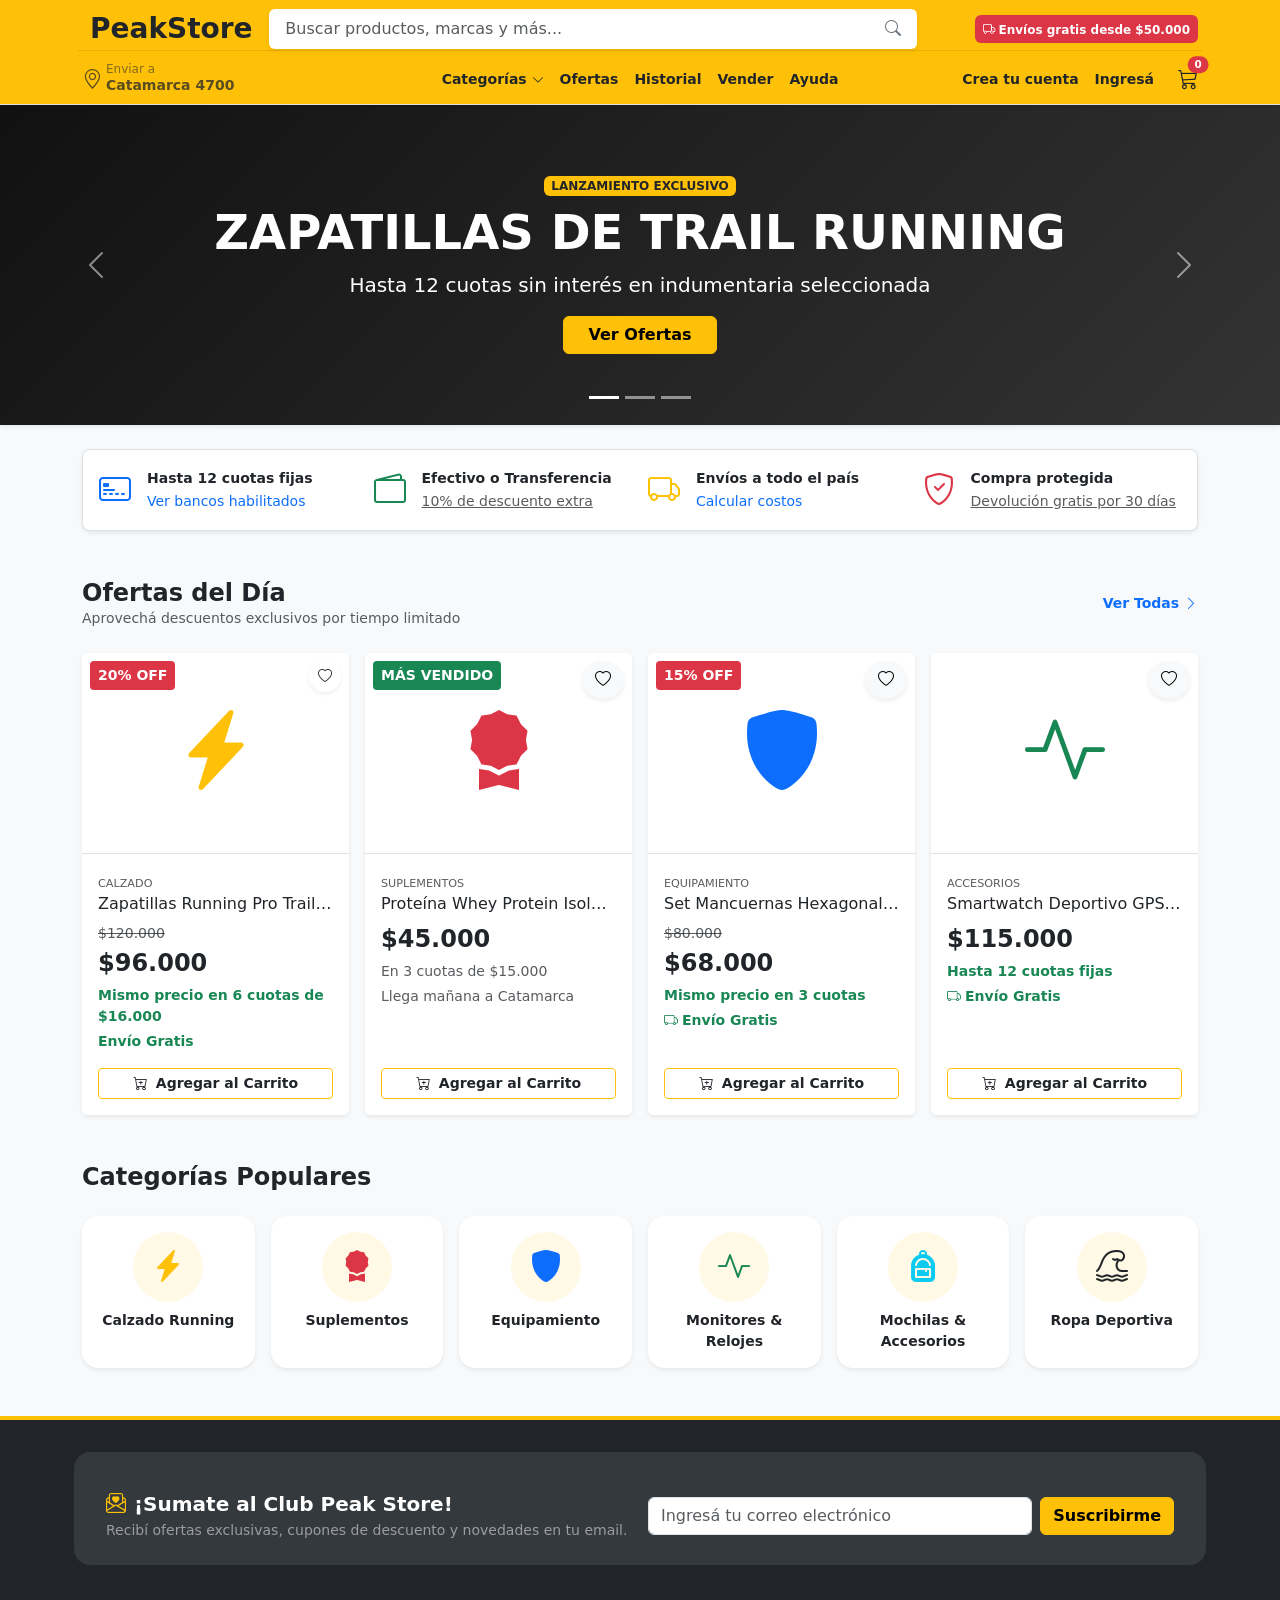
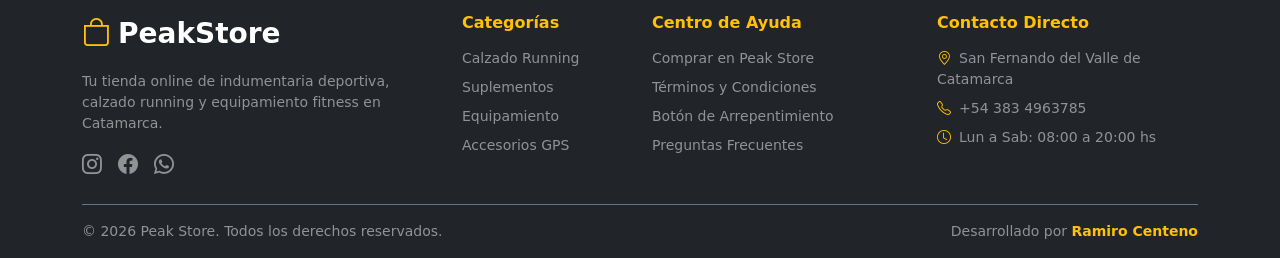
<file: index.html>
<!DOCTYPE html>
<html lang="es">

<head>
    <meta charset="UTF-8">
    <meta name="viewport" content="width=device-width, initial-scale=1.0">
    <title>Peak Store | Tienda Online Oficial</title>
    <meta name="description"
        content="Tu tienda online de indumentaria deportiva, zapatillas de running, suplementos y equipamiento fitness en Catamarca.">
    <meta name="author" content="Ramiro Centeno">

    <!-- Bootstrap 5 CSS CDN -->
    <link href="https://cdn.jsdelivr.net/npm/bootstrap@5.3.3/dist/css/bootstrap.min.css" rel="stylesheet">
    <!-- Bootstrap Icons CDN -->
    <link rel="stylesheet" href="https://cdn.jsdelivr.net/npm/bootstrap-icons@1.11.3/font/bootstrap-icons.min.css">
    <!-- Estilos Propios -->
    <link rel="stylesheet" href="css/style.css">
</head>

<body class="bg-light">
    <!-- HEADER / ESTILO ECOMMERCE -->
    <header class="bg-warning py-2 border-bottom shadow-sm sticky-top">
        <div class="container">

            <!-- FILA SUPERIOR: LOGO, BUSCADOR, PROMO -->
            <div class="row align-items-center g-2 mb-2">

                <!-- logo -->
                <div class="col-6 col-md-3 col-lg-2">
                    <a class="navbar-brand fw-bold fs-3 text-dark d-flex align-items-center gap-2" href="index.html">
                        <i class="bi bi-bag-bolt-fill text-danger"></i> PeakStore
                    </a>
                </div>

                <!-- buscador principal -->
                <div class="col-12 col-md-6 col-lg-7 order-3 order-md-2">
                    <form action="#" class="w-100">
                        <div class="input-group shadow-sm">
                            <input type="text" class="form-control border-0 py-2 ps-3"
                                placeholder="Buscar productos, marcas y más..." aria-label="Buscador de productos">
                            <button class="btn btn-white bg-white border-0 text-secondary pe-3" type="submit"
                                aria-label="Buscar">
                                <i class="bi bi-search"></i>
                            </button>
                        </div>
                    </form>
                </div>

                <!-- Promo / Envíos -->
                <div class="col-6 col-md-3 col-lg-3 order-2 order-md-3 text-end d-none d-md-block">
                    <span class="badge bg-danger text-whait p-2 small">
                        <i class="bi bi-truck me-1"></i>Envíos gratis desde $50.000
                    </span>
                </div>
            </div>

            <!-- FILA INFERIOR: UBICACIÓN, NAVEGACIÓN Y CARRITO -->
            <div class="row align-items-center g-2 pt-1 border-top border-dark border-opacity-10 small">

                <!-- Ubicación / Código Postal -->
                <div class="col-12 col-md-3 col-lg-3">
                    <a href="#"
                        class="text-dark text-decoration-none d-flex align-items-center gap-1 opacity-75 hover-opacity-100">
                        <i class="bi bi-geo-alt fs-5"></i>
                        <div>
                            <span class="d-block lh-1 text-muted" style="font-size: 0.75rem;">Enviar a</span>
                            <strong class="lh-1">Catamarca 4700</strong>
                        </div>
                    </a>
                </div>

                <!-- Menú de Navegación -->
                <div class="col-12 col-md-6 col-lg-6">
                    <nav
                        class="d-flex gap-3 flex-wrap align-items-center justify-content-start justify-content-md-center fw-semibold">
                        <a href="#" class="text-dark text-decoration-none hover-danger">Categorías <i
                                class="bi bi-chevron-down small"></i></a>
                        <a href="#" class="text-dark text-decoration-none hover-danger">Ofertas</a>
                        <a href="#" class="text-dark text-decoration-none hover-danger">Historial</a>
                        <a href="#" class="text-dark text-decoration-none hover-danger">Vender</a>
                        <a href="#" class="text-dark text-decoration-none hover-danger">Ayuda</a>
                    </nav>
                </div>

                <!-- Usuario y Carrito -->
                <div class="col-12 col-md-3 col-lg-3 text-end d-flex align-items-center justify-content-end gap-3">
                    <a href="#" class="text-dark text-decoration-none fw-semibold">Crea tu cuenta</a>
                    <a href="#" class="text-dark text-decoration-none fw-semibold">Ingresá</a>

                    <!-- Botón de Carrito con Contador -->
                    <a href="#" class="text-dark text-decoration-none fs-5 position-relative ms-2"
                        aria-label="Carrito de Compras">
                        <i class="bi bi-cart3"></i>
                        <span class="position-absolute top-0 start-100 translate-middle badge rounded-pill bg-danger"
                            style="font-size: 0.65rem;">0</span>
                    </a>
                </div>

            </div>

        </div>
    </header>

    <!-- MAIN CONTENIDO PRINCIPAL DE LA TIENDA -->
    <main class="mb-5">

        <!-- 1. CARRUSEL PRINCIPAL DE BANNERS -->
        <section class="container-fluid px-0 mb-4">
            <div id="carouselPrincipal" class="carousel slide shadow-sm" data-bs-ride="carousel">
                <div class="carousel-indicators">
                    <button type="button" data-bs-target="#carouselPrincipal" data-bs-slide-to="0" class="active"
                        aria-current="true" aria-label="Slide 1"></button>
                    <button type="button" data-bs-target="#carouselPrincipal" data-bs-slide-to="1"
                        aria-label="Slide 2"></button>
                    <button type="button" data-bs-target="#carouselPrincipal" data-bs-slide-to="2"
                        aria-label="Slide 3"></button>
                </div>

                <div class="carousel-inner">
                    <!-- Banner 1 -->
                    <div class="carousel-item active">
                        <div class="p-5 bg-dark text-white text-center d-flex flex-column align-items-center justify-content-center"
                            style="min-height: 320px; background: linear-gradient(135deg, #111 0%, #333 100%);">
                            <span class="badge bg-warning text-dark text-uppercase fw-bold mb-2">Lanzamiento
                                Exclusivo</span>
                            <h2 class="display-5 fw-bold text-uppercase text-white">Zapatillas de Trail Running</h2>
                            <p class="lead mb-3">Hasta 12 cuotas sin interés en indumentaria seleccionada</p>
                            <a href="#" class="btn btn-warning fw-bold px-4">Ver Ofertas</a>
                        </div>
                    </div>
                    <!-- Banner 2 -->
                    <div class="carousel-item">
                        <div class="p-5 bg-danger text-white text-center d-flex flex-column align-items-center justify-content-center"
                            style="min-height: 320px; background: linear-gradient(135deg, #800 0%, #d00 100%);">
                            <span class="badge bg-warning text-dark text-uppercase fw-bold mb-2">Equipamiento
                                Fitness</span>
                            <h2 class="display-5 fw-bold text-uppercase text-white">Racks & Mancuernas Pro</h2>
                            <p class="lead mb-3">Envío gratis a todo el país en compras superiores a $50.000</p>
                            <a href="#" class="btn btn-warning fw-bold px-4">Comprar Ahora</a>
                        </div>
                    </div>
                    <!-- Banner 3 -->
                    <div class="carousel-item">
                        <div class="p-5 bg-black text-white text-center d-flex flex-column align-items-center justify-content-center"
                            style="min-height: 320px;">
                            <span class="badge bg-warning text-dark text-uppercase fw-bold mb-2">Suplementación</span>
                            <h2 class="display-5 fw-bold text-uppercase text-white">Combos de Nutrición</h2>
                            <p class="lead mb-3">Proteínas, creatinas y geles al mejor precio del mercado</p>
                            <a href="#" class="btn btn-warning fw-bold px-4">Conocer Más</a>
                        </div>
                    </div>

                </div>

                <button class="carousel-control-prev" type="button" data-bs-target="#carouselPrincipal"
                    data-bs-slide="prev">
                    <span class="carousel-control-prev-icon" aria-hidden="true"></span>
                    <span class="visually-hidden">Anterior</span>
                </button>
                <button class="carousel-control-next" type="button" data-bs-target="#carouselPrincipal"
                    data-bs-slide="next">
                    <span class="carousel-control-next-icon" aria-hidden="true"></span>
                    <span class="visually-hidden">Siguiente</span>
                </button>
            </div>
        </section>


        <!-- BARRA DE BENEFICIOS / MÉTODOS DE PAGO -->

        <section class="container">
            <div class="p-3 bg-white rounded-3 shadow-sm border">
                <div class="row g-3 text-center text-md-start align-items-center">
                    <!-- Beneficio 1 -->
                    <div class="col-12 col-md-3 border-end-md">
                        <div class="d-flex align-items-center justify-content-center justify-content-md-start gap-3">
                            <i class="bi bi-credit-card-2-front text-primary fs-2"></i>
                            <div>
                                <strong class="d-block text-dark small">Hasta 12 cuotas fijas</strong>
                                <a href="#" class="text-primary small text-decoration-none">Ver bancos habilitados</a>
                            </div>
                        </div>
                    </div>
                    <!-- Beneficio 2 -->
                    <div class="col-12 col-md-3 border-end-md">
                        <div class="d-flex align-items-center justify-content-center justify-content-md-start gap-3">
                            <i class="bi bi-wallet2 text-success fs-2"></i>
                            <div>
                                <strong class="d-block text-dark small">Efectivo o Transferencia</strong>
                                <a href="#" class="text-muted small">10% de descuento extra</a>
                            </div>
                        </div>
                    </div>
                    <!-- Beneficio 3 -->
                    <div class="col-12 col-md-3 border-end-md">
                        <div class="d-flex align-items-center justify-content-center justify-content-md-start gap-3">
                            <i class="bi bi-truck text-warning fs-2"></i>
                            <div>
                                <strong class="d-block text-dark small">Envíos a todo el país</strong>
                                <a href="#" class="text-primary small text-decoration-none">Calcular costos</a>
                            </div>
                        </div>
                    </div>
                    <!-- Beneficio 4 -->
                    <div class="col-12 col-md-3">
                        <div class="d-flex align-items-center justify-content-center justify-content-md-start gap-3">
                            <i class="bi bi-shield-check text-danger fs-2"></i>
                            <div>
                                <strong class="d-block text-dark small">Compra protegida</strong>
                                <a href="#" class="text-muted small">Devolución gratis por 30 días</a>
                            </div>
                        </div>
                    </div>
                </div>
            </div>
        </section>

        <!-- 3. GRILLA DE OFERTAS DESTACADAS -->
        <section class="container my-5">

            <!-- Encabezado de la Sección -->
            <div class="d-flex align-items-center justify-content-between mb-4">
                <div>
                    <h3 class="h4 fw-bold mb-0 text-dark">Ofertas del Día</h3>
                    <p class="text-muted small mb-0">Aprovechá descuentos exclusivos por tiempo limitado</p>
                </div>
                <a href="#" class="text-primary text-decoration-none fw-semibold small">Ver Todas <i
                        class="bi bi-chevron-right"></i></a>
            </div>

            <!-- Grilla Responsive de Productos -->
            <div class="row g-3">

                <!-- Producto 1 -->
                <div class="col-12 col-sm-6 col-md-4 col-lg-3">
                    <article class="card h-100 border-0 shadow-sm position-relative product-card overflow-hidden">

                        <!-- Badge Descuento & Botón Favorito -->
                        <span
                            class="position-absolute top-0 start-0 bg-danger text-white px-2 py-1 small fw-bold m-2 rounded-1 z-1">20%
                            OFF</span>
                        <button type="button"
                            class="btn btn-sm bt-light rounded-circle position-absolute top-0 end-0 m-2 shadow-sm z-1"
                            aria-label="Agregar a Favoritos">
                            <i class="bi bi-heart"></i>
                        </button>

                        <!-- Contenedor Imagen -->
                        <div class="bg-white p-4 text-center d-flex align-items-center justify-content-center"
                            style="height: 200px;">
                            <i class="bi bi-lightning-charge-fill text-warning display-1"></i>
                        </div>

                        <!-- Detalle del Producto -->
                        <div class="card-body d-flex flex-column justify-content-between border-top bg-white">
                            <div>
                                <span class="text-muted text-uppercase" style="font-size: 0.7rem;">Calzado</span>
                                <h4 class="h6 card-title text-dark fw-normal mb-2 text-truncate"> <a href="producto.html" class="text-dark text-decoration-none hover-warning">Zapatillas Running Pro
                                    Trail 3000</a></h4>

                                <!-- Precios y Descuentos -->
                                <div class="mb-1">
                                    <span class="text-muted text-decoration-line-through small">$120.000</span>
                                    <div class="d-flex align-items-center gap-2">
                                        <span class="fs-4 fw-bold text-dark">$96.000</span>
                                    </div>
                                </div>

                                <!-- Cuotas y Envíos -->
                                <p class="text-success small fw-semibold mb-1">Mismo precio en 6 cuotas de $16.000</p>
                                <p class="text-success small fw-bold mb-0">Envío Gratis</p>
                            </div>

                            <!-- Botón Agregar al Carrito -->
                            <button class="btn btn-outline-warning text-dark fw-semibold btn-sm w-100 mt-3">
                                <i class="bi bi-cart-plus me-1"></i> Agregar al Carrito
                            </button>
                        </div>

                    </article>
                </div>

                <!-- Producto 2 -->
                <div class="col-12 col-sm-6 col-md-4 col-lg-3">
                    <article class="card h-100 border-0 shadow-sm position-relative product-card overflow-hidden">
                        <span
                            class="position-absolute top-0 start-0 bg-success text-white px-2 py-1 small fw-bold m-2 rounded-1 z-1">MÁS
                            VENDIDO</span>
                        <button type="button"
                            class="btn btn-light rounded-circle position-absolute top-0 end-0 m-2 shadow-sm z-1"
                            aria-label="Agregar a favoritos">
                            <i class="bi bi-heart"></i>
                        </button>

                        <div class="bg-white p-4 text-center d-flex align-items-center justify-content-center"
                            style="height: 200px;">
                            <i class="bi bi-award-fill text-danger display-1"></i>
                        </div>

                        <div class="card-body d-flex flex-column justify-content-between border-top bg-white">
                            <div>
                                <span class="text-muted text-uppercase" style="font-size: 0.7rem;">Suplementos</span>
                                <h4 class="h6 card-title text-dark fw-normal mb-2 text-truncate">Proteína Whey Protein
                                    Isolate 1kg</h4>

                                <div class="mb-1">
                                    <div class="d-flex align-items-center gap-2">
                                        <span class="fs-4 fw-bold text-dark">$45.000</span>
                                    </div>
                                </div>

                                <p class="text-muted small mb-1">En 3 cuotas de $15.000</p>
                                <p class="text-muted small mb-0">Llega mañana a Catamarca</p>
                            </div>

                            <button class="btn btn-outline-warning text-dark fw-semibold btn-sm w-100 mt-3">
                                <i class="bi bi-cart-plus me-1"></i> Agregar al Carrito
                            </button>
                        </div>
                    </article>
                </div>

                <!-- Producto 3 -->
                <div class="col-12 col-sm-6 col-md-4 col-lg-3">
                    <article class="card h-100 border-0 shadow-sm position-relative product-card overflow-hidden">
                        <span
                            class="position-absolute top-0 start-0 bg-danger text-white px-2 py-1 small fw-bold m-2 rounded-1 z-1">15%
                            OFF</span>
                        <button type="button"
                            class="btn btn-light rounded-circle position-absolute top-0 end-0 m-2 shadow-sm z-1"
                            aria-label="Agregar a favoritos">
                            <i class="bi bi-heart"></i>
                        </button>

                        <div class="bg-white p-4 text-center d-flex align-items-center justify-content-center"
                            style="height: 200px;">
                            <i class="bi bi-shield-fill text-primary display-1"></i>
                        </div>

                        <div class="card-body d-flex flex-column justify-content-between border-top bg-white">
                            <div>
                                <span class="text-muted text-uppercase" style="font-size: 0.7rem;">Equipamiento</span>
                                <h4 class="h6 card-title text-dark fw-normal mb-2 text-truncate">Set Mancuernas
                                    Hexagonales 10kg x2</h4>

                                <div class="mb-1">
                                    <span class="text-muted text-decoration-line-through small">$80.000</span>
                                    <div class="d-flex align-items-center gap-2">
                                        <span class="fs-4 fw-bold text-dark">$68.000</span>
                                    </div>
                                </div>

                                <p class="text-success small fw-semibold mb-1">Mismo precio en 3 cuotas</p>
                                <p class="text-success small fw-bold mb-0"><i class="bi bi-truck me-1"></i>Envío Gratis
                                </p>
                            </div>

                            <button class="btn btn-outline-warning text-dark fw-semibold btn-sm w-100 mt-3">
                                <i class="bi bi-cart-plus me-1"></i> Agregar al Carrito
                            </button>
                        </div>
                    </article>
                </div>

                <!-- Producto 4 -->
                <div class="col-12 col-sm-6 col-md-4 col-lg-3">
                    <article class="card h-100 border-0 shadow-sm position-relative product-card overflow-hidden">
                        <button type="button"
                            class="btn btn-light rounded-circle position-absolute top-0 end-0 m-2 shadow-sm z-1"
                            aria-label="Agregar a favoritos">
                            <i class="bi bi-heart"></i>
                        </button>

                        <div class="bg-white p-4 text-center d-flex align-items-center justify-content-center"
                            style="height: 200px;">
                            <i class="bi bi-activity text-success display-1"></i>
                        </div>

                        <div class="card-body d-flex flex-column justify-content-between border-top bg-white">
                            <div>
                                <span class="text-muted text-uppercase" style="font-size: 0.7rem;">Accesorios</span>
                                <h4 class="h6 card-title text-dark fw-normal mb-2 text-truncate">Smartwatch Deportivo
                                    GPS HeartRate</h4>

                                <div class="mb-1">
                                    <div class="d-flex align-items-center gap-2">
                                        <span class="fs-4 fw-bold text-dark">$115.000</span>
                                    </div>
                                </div>

                                <p class="text-success small fw-semibold mb-1">Hasta 12 cuotas fijas</p>
                                <p class="text-success small fw-bold mb-0"><i class="bi bi-truck me-1"></i>Envío Gratis
                                </p>
                            </div>

                            <button class="btn btn-outline-warning text-dark fw-semibold btn-sm w-100 mt-3">
                                <i class="bi bi-cart-plus me-1"></i> Agregar al Carrito
                            </button>
                        </div>
                    </article>
                </div>


            </div>
        </section>

        <!-- 4. SECCIÓN DE CATEGORIAS POPULARES -->
        <section class="container my-5">
            <h3 class="h4 fw-bold mb-4 text-dark">Categorías Populares</h3>

            <div class="row g-3 text-center justify-content-center">

                <!-- Categoria 1 -->
                <div class="col-6 col-sm-4 col-md-3 col-lg-2">
                    <a href="#"
                        class="text-decoration-none text-dark d-block p-3 bg-white rounded-4 shadow-sm h-100 hover-card">
                        <div class="bg-warning bg-opacity-10 rounded-circle mx-auto d-flex align-items-center justify-content-center mb-2"
                            style="width: 70px; height: 70px;">
                            <i class="bi bi-lightning-charge-fill text-warning fs-2"></i>
                        </div>
                        <span class="fw-semibold small d-block">Calzado Running</span>
                    </a>
                </div>

                <!-- Categoria 2 -->
                <div class="col-6 col-sm-4 col-md-3 col-lg-2">
                    <a href="#"
                        class="text-decoration-none text-dark d-block p-3 bg-white rounded-4 shadow-sm h-100 hover-card">
                        <div class="bg-warning bg-opacity-10 rounded-circle mx-auto d-flex align-items-center justify-content-center mb-2"
                            style="width: 70px; height: 70px;">
                            <i class="bi bi-award-fill text-danger fs-2"></i>
                        </div>
                        <span class="fw-semibold small d-block">Suplementos</span>
                    </a>
                </div>

                <!-- Categoria 3 -->
                <div class="col-6 col-sm-4 col-md-3 col-lg-2">
                    <a href="#"
                        class="text-decoration-none text-dark d-block p-3 bg-white rounded-4 shadow-sm h-100 hover-card">
                        <div class="bg-warning bg-opacity-10 rounded-circle mx-auto d-flex align-items-center justify-content-center mb-2"
                            style="width: 70px; height: 70px;">
                            <i class="bi bi-shield-fill text-primary fs-2"></i>
                        </div>
                        <span class="fw-semibold small d-block">Equipamiento</span>
                    </a>
                </div>

                <!-- Categoria 4 -->
                <div class="col-6 col-sm-4 col-md-3 col-lg-2">
                    <a href="#"
                        class="text-decoration-none text-dark d-block p-3 bg-white rounded-4 shadow-sm h-100 hover-card">
                        <div class="bg-warning bg-opacity-10 rounded-circle mx-auto d-flex align-items-center justify-content-center mb-2"
                            style="width: 70px; height: 70px;">
                            <i class="bi bi-activity text-success fs-2"></i>
                        </div>
                        <span class="fw-semibold small d-block">Monitores & Relojes</span>
                    </a>
                </div>

                <!-- Categoria 5 -->
                <div class="col-6 col-sm-4 col-md-3 col-lg-2">
                    <a href="#"
                        class="text-decoration-none text-dark d-block p-3 bg-white rounded-4 shadow-sm h-100 hover-card">
                        <div class="bg-warning bg-opacity-10 rounded-circle mx-auto d-flex align-items-center justify-content-center mb-2"
                            style="width: 70px; height: 70px;">
                            <i class="bi bi-backpack-fill text-info fs-2"></i>
                        </div>
                        <span class="fw-semibold small d-block">Mochilas & Accesorios</span>
                    </a>
                </div>

                <!-- Categoria 6 -->
                <div class="col-6 col-sm-4 col-md-3 col-lg-2">
                    <a href="#"
                        class="text-decoration-none text-dark d-block p-3 bg-white rounded-4 shadow-sm h-100 hover-card">
                        <div class="bg-warning bg-opacity-10 rounded-circle mx-auto d-flex align-items-center justify-content-center mb-2"
                            style="width: 70px; height: 70px;">
                            <i class="bi bi-tsunami text-dark fs-2"></i>
                        </div>
                        <span class="fw-semibold small d-block">Ropa Deportiva</span>
                    </a>
                </div>

            </div>
        </section>
    </main>

    <!-- FOOTER / PIE DE PAGINA E-COMMERCE -->
    <footer class="bg-dark text-white pt-5 pb-3 border-top border-warning border-4">
        <div class="container">

            <!-- CAPA 1: NEWSLETTER / SUSCRIPCIÓN -->
            <div class="row bg-secondary bg-opacity-25 p-4 rounded-4 align-items-center mb-5 g-3">
                <div class="col-12 col-md-6">
                    <h4 class="h5 fw-bold mb-1"><i class="bi bi-envelope-paper-heart text-warning me-2"></i>¡Sumate al
                        Club Peak Store!</h4>
                    <p class="text-white-50 small mb-0">Recibí ofertas exclusivas, cupones de descuento y novedades en
                        tu email.</p>
                </div>
                <div class="col-12 col-md-6">
                    <form action="#" class="d-flex gap-2">
                        <input type="email" class="form-control" placeholder="Ingresá tu correo electrónico" required
                            aria-label="Correo Electrónico">
                        <button type="submit" class="btn btn-warning fw-bold text-nowrap">Suscribirme</button>
                    </form>
                </div>
            </div>

            <!-- CAPA 2: COLUMNAS DE INFORMACIÓN -->
            <div class="row g-4 mb-4">

                <!-- Columna 1: Marca & Info -->
                <div class="col-12 col-md-4">
                    <a class="navbar-brand fw-bold fs-3 text-white d-flex align-items-center gap-2 mb-3"
                        href="index.html">
                        <i class="bi bi-bag text-warning"></i> PeakStore
                    </a>
                    <p class="text-white-50 small mb-3">Tu tienda online de indumentaria deportiva, calzado running y
                        equipamiento fitness en Catamarca.</p>
                    <div class="d-flex gap-3 fs-5">
                        <a href="#" class="text-white-50 hover-warning" aria-label="Instagram"><i
                                class="bi bi-instagram"></i></a>
                        <a href="#" class="text-white-50 hover-warning" aria-label="Facebook"><i
                                class="bi bi-facebook"></i></a>
                        <a href="#" class="text-white-50 hover-warning" aria-label="WhatsApp"><i
                                class="bi bi-whatsapp"></i></a>
                    </div>
                </div>

                <!-- Columna 2: Navegación -->
                <div class="col-6 col-md-2">
                    <h5 class="h6 fw-bold text-warning mb-3">Categorías</h5>
                    <ul class="list-unstyled small d-flex flex-column gap-2">
                        <li><a href="#" class="text-white-50 text-decoration-none hover-white">Calzado Running</a></li>
                        <li><a href="#" class="text-white-50 text-decoration-none hover-white">Suplementos</a></li>
                        <li><a href="#" class="text-white-50 text-decoration-none hover-white">Equipamiento</a></li>
                        <li><a href="#" class="text-white-50 text-decoration-none hover-white">Accesorios GPS</a></li>
                    </ul>
                </div>

                <!-- Columna 3: Ayuda -->
                <div class="col-6 col-md-3">
                    <h5 class="h6 fw-bold text-warning mb-3">Centro de Ayuda</h5>
                    <ul class="list-unstyled small d-flex flex-column gap-2">
                        <li><a href="#" class="text-white-50 text-decoration-none hover-white">Comprar en Peak Store</a>
                        </li>
                        <li><a href="#" class="text-white-50 text-decoration-none hover-white">Términos y
                                Condiciones</a></li>
                        <li><a href="#" class="text-white-50 text-decoration-none hover-white">Botón de
                                Arrepentimiento</a></li>
                        <li><a href="#" class="text-white-50 text-decoration-none hover-white">Preguntas Frecuentes</a>
                        </li>
                    </ul>
                </div>

                <!-- Columna 4: Contacto -->
                <div class="col-12 col-md-3">
                    <h5 class="h6 fw-bold text-warning mb-3">Contacto Directo</h5>
                    <ul class="list-unstyled small d-flex flex-column gap-2 text-white-50">
                        <li><i class="bi bi-geo-alt text-warning me-2"></i>San Fernando del Valle de Catamarca</li>
                        <li><i class="bi bi-telephone text-warning me-2"></i>+54 383 4963785</li>
                        <li><i class="bi bi-clock text-warning me-2"></i>Lun a Sab: 08:00 a 20:00 hs</li>
                    </ul>
                </div>
            </div>

            <!-- CAPA 3: COPYRIGHT & LEGALES -->
            <div
                class="border-top border-secondary pt-3 mt-4 text-center text-md-between d-flex flex-column flex-md-row justify-content-between align-items-center gap-2 small text-white-50">
                <p class="mb-0">&copy; 2026 Peak Store. Todos los derechos reservados.</p>
                <p class="mb-0">Desarrollado por <strong class="text-warning">Ramiro Centeno</strong></p>
            </div>

        </div>
    </footer>

    <!-- Bootstrap JS CDN -->
    <script src="https://cdn.jsdelivr.net/npm/bootstrap@5.3.3/dist/js/bootstrap.bundle.min.js"></script>
</body>

</html>
</file>
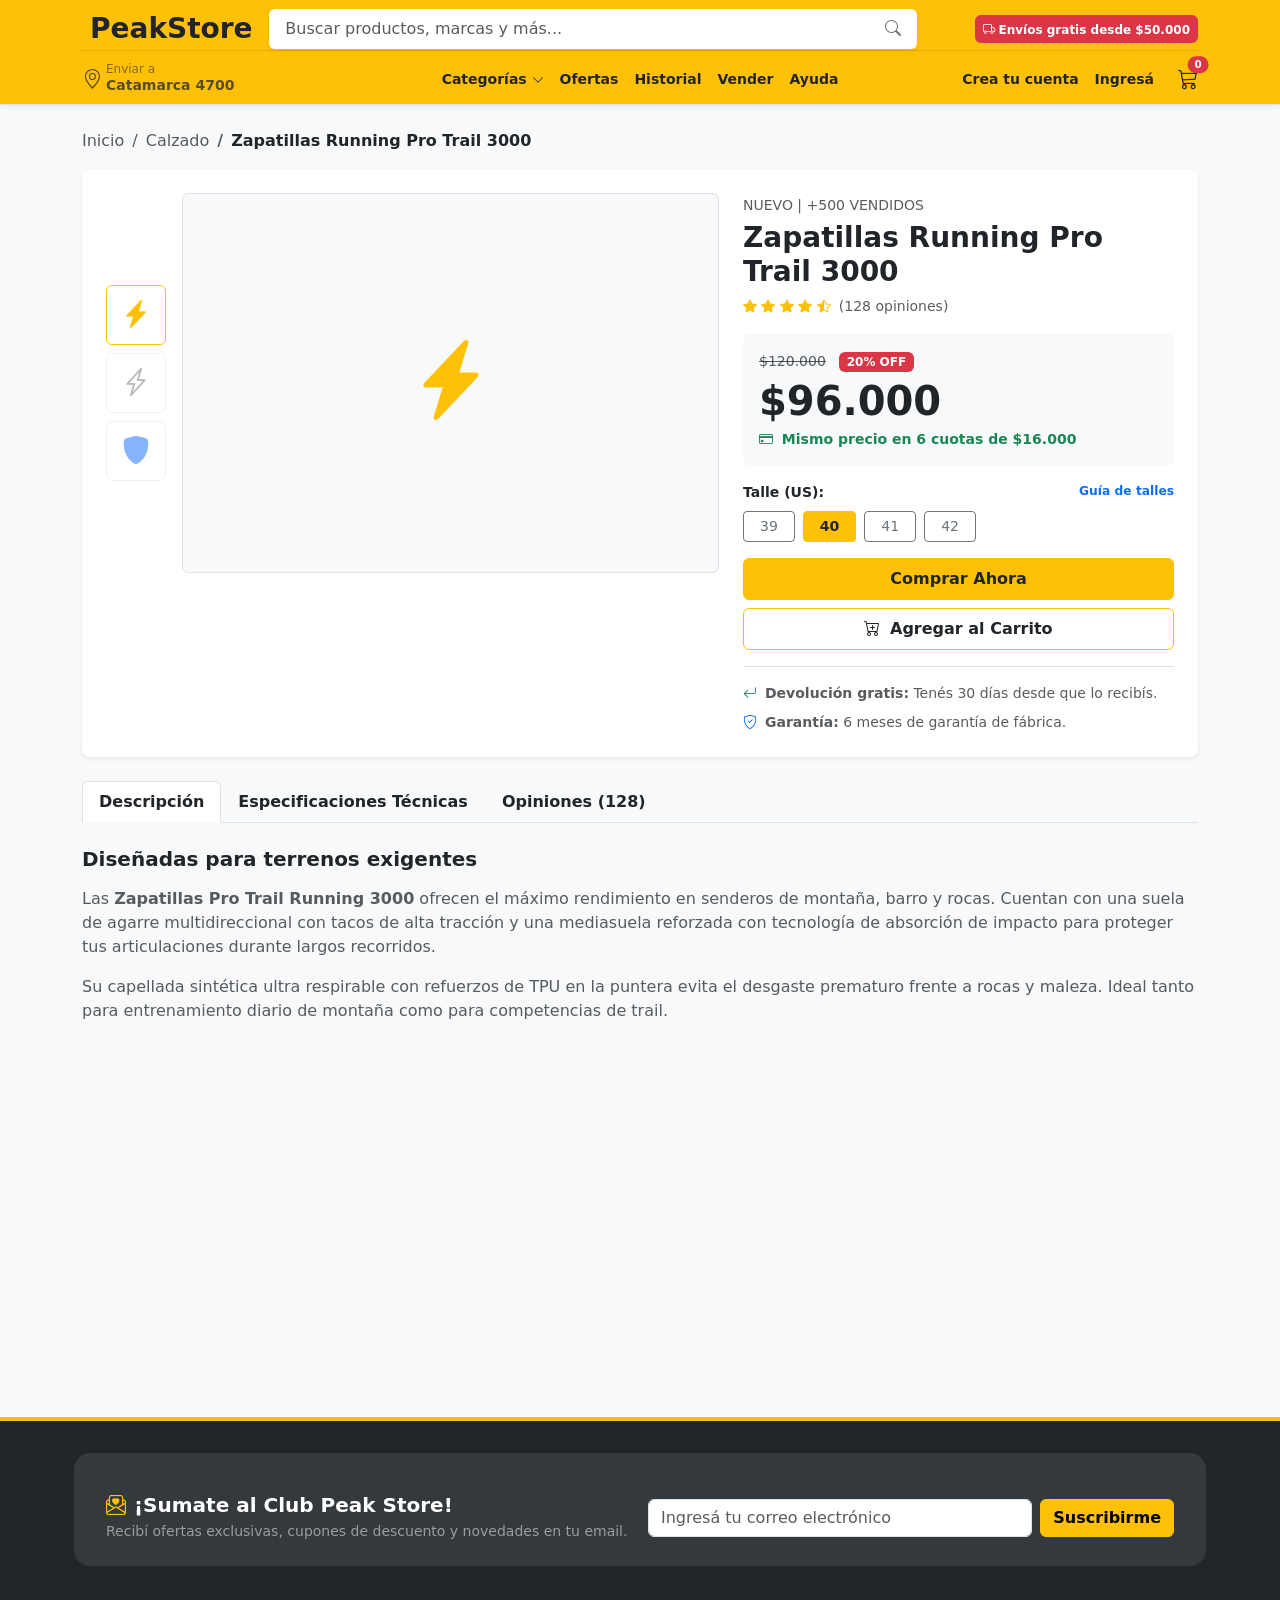
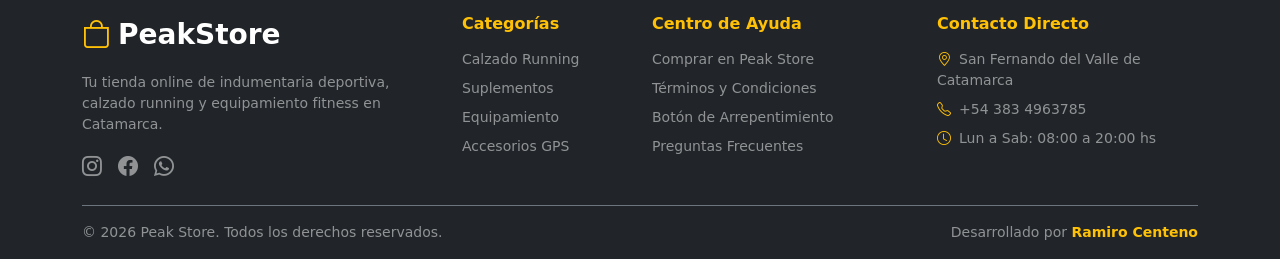
<file: producto.html>
<!DOCTYPE html>
<html lang="es">

<head>
    <meta charset="UTF-8">
    <meta name="viewport" content="width=device-width, initial-scale=1.0">
    <title>Zapatillas Running Pro Trail 3000 | Peak Store</title>
    <meta name="description"
        content="Compra Zapatillas Pro Trail Running 3000 con envío a todo el país y hasta 12 cuotas.">
    <meta name="author" content="Ramiro Centeno">

    <!-- Bootstrap 5 CSS CDN -->
    <link href="https://cdn.jsdelivr.net/npm/bootstrap@5.3.3/dist/css/bootstrap.min.css" rel="stylesheet">
    <!-- Bootstrap Icons CDN -->
    <link rel="stylesheet" href="https://cdn.jsdelivr.net/npm/bootstrap-icons@1.11.3/font/bootstrap-icons.min.css">
    <!-- Estilos Propios -->
    <link rel="stylesheet" href="css/style.css">
</head>

<body class="bg-light">
    <!-- HEADER / ESTILO ECOMMERCE -->
    <header class="bg-warning py-2 border-bottom shadow-sm sticky-top">
        <div class="container">

            <!-- FILA SUPERIOR: LOGO, BUSCADOR, PROMO -->
            <div class="row align-items-center g-2 mb-2">

                <!-- logo -->
                <div class="col-6 col-md-3 col-lg-2">
                    <a class="navbar-brand fw-bold fs-3 text-dark d-flex align-items-center gap-2" href="index.html">
                        <i class="bi bi-bag-bolt-fill text-danger"></i> PeakStore
                    </a>
                </div>

                <!-- buscador principal -->
                <div class="col-12 col-md-6 col-lg-7 order-3 order-md-2">
                    <form action="#" class="w-100">
                        <div class="input-group shadow-sm">
                            <input type="text" class="form-control border-0 py-2 ps-3"
                                placeholder="Buscar productos, marcas y más..." aria-label="Buscador de productos">
                            <button class="btn btn-white bg-white border-0 text-secondary pe-3" type="submit"
                                aria-label="Buscar">
                                <i class="bi bi-search"></i>
                            </button>
                        </div>
                    </form>
                </div>

                <!-- Promo / Envíos -->
                <div class="col-6 col-md-3 col-lg-3 order-2 order-md-3 text-end d-none d-md-block">
                    <span class="badge bg-danger text-whait p-2 small">
                        <i class="bi bi-truck me-1"></i>Envíos gratis desde $50.000
                    </span>
                </div>
            </div>

            <!-- FILA INFERIOR: UBICACIÓN, NAVEGACIÓN Y CARRITO -->
            <div class="row align-items-center g-2 pt-1 border-top border-dark border-opacity-10 small">

                <!-- Ubicación / Código Postal -->
                <div class="col-12 col-md-3 col-lg-3">
                    <a href="#"
                        class="text-dark text-decoration-none d-flex align-items-center gap-1 opacity-75 hover-opacity-100">
                        <i class="bi bi-geo-alt fs-5"></i>
                        <div>
                            <span class="d-block lh-1 text-muted" style="font-size: 0.75rem;">Enviar a</span>
                            <strong class="lh-1">Catamarca 4700</strong>
                        </div>
                    </a>
                </div>

                <!-- Menú de Navegación -->
                <div class="col-12 col-md-6 col-lg-6">
                    <nav
                        class="d-flex gap-3 flex-wrap align-items-center justify-content-start justify-content-md-center fw-semibold">
                        <a href="#" class="text-dark text-decoration-none hover-danger">Categorías <i
                                class="bi bi-chevron-down small"></i></a>
                        <a href="#" class="text-dark text-decoration-none hover-danger">Ofertas</a>
                        <a href="#" class="text-dark text-decoration-none hover-danger">Historial</a>
                        <a href="#" class="text-dark text-decoration-none hover-danger">Vender</a>
                        <a href="#" class="text-dark text-decoration-none hover-danger">Ayuda</a>
                    </nav>
                </div>

                <!-- Usuario y Carrito -->
                <div class="col-12 col-md-3 col-lg-3 text-end d-flex align-items-center justify-content-end gap-3">
                    <a href="#" class="text-dark text-decoration-none fw-semibold">Crea tu cuenta</a>
                    <a href="#" class="text-dark text-decoration-none fw-semibold">Ingresá</a>

                    <!-- Botón de Carrito con Contador -->
                    <a href="#" class="text-dark text-decoration-none fs-5 position-relative ms-2"
                        aria-label="Carrito de Compras">
                        <i class="bi bi-cart3"></i>
                        <span class="position-absolute top-0 start-100 translate-middle badge rounded-pill bg-danger"
                            style="font-size: 0.65rem;">0</span>
                    </a>
                </div>

            </div>

        </div>
    </header>

    <!-- DETALLE DEL PRODUCTO -->
    <main class="container my-4">

        <!-- BREADCRUMB / MIGA DE PAN -->
        <nav aria-label="breadcrumb" class="mb-3">
            <ol class="breadcrumb small">
                <li class="breadcrumb-item"><a href="index.html" class="text-decoration-none text-muted">Inicio</a></li>
                <li class="breadcrumb-item"><a href="#" class="text-decoration-none text-muted">Calzado</a></li>
                <li class="breadcrumb-item active fw-semibold text-dark">Zapatillas Running Pro Trail 3000</li>
            </ol>
        </nav>

        <!-- CONTENEDOR PRINCIPAL DEL PRODUCTO -->
        <div class="bg-white rounded-3 shadow-sm p-3 p-md-4 mb-4">
            <div class="row g-4">

                <!-- COLUMNA IZQUIERDA: GALERIA DE IMAGENES -->
                <div class="col-12 col-md-7">
                    <div class="d-flex flex-column flex-md-row gap-3">
                        <!-- Miniaturas (Thumbnails) -->
                        <div class="d-flex flex-md-column gap-2 order-2 order-md-1 justify-content-center">
                            <button class="btn p-1 border border-warning rounded overflow-hidden"
                                style="width: 60px; height: 60px;">
                                <i class="bi bi-lightning-charge-fill text-warning fs-3"></i>
                            </button>
                            <button class="btn p-1 border rounded opacity-50 overflow-hidden"
                                style="width: 60px; height: 60px;">
                                <i class="bi bi-lightning-charge text-secondary fs-3"></i>
                            </button>
                            <button class="btn p-1 border rounded opacity-50 overflow-hidden"
                                style="width: 60px; height: 60px;">
                                <i class="bi bi-shield-fill text-primary fs-3"></i>
                            </button>
                        </div>

                        <!-- Imagen Principal -->
                        <div class="flex-grow-1 border rounded p-5 text-center bg-light d-flex align-items-center justify-content-center order-1 order-md-2"
                            style="min-height: 380px;">
                            <i class="bi bi-lightning-charge-fill text-warning display-1"></i>
                        </div>
                    </div>
                </div>

                <!-- COLUMNA DERECHA: PANEL DE COMPRA -->
                <div class="col-12 col-md-5">
                    <span class="text-muted text-uppercase small">Nuevo | +500 vendidos</span>
                    <h1 class="h3 fw-bold text-dark mt-1 mb-2">Zapatillas Running Pro Trail 3000</h1>

                    <!-- Calificaciòn Estrellas -->
                    <div class="d-flex align-items-center gap-2 mb-3">
                        <div class="text-warning small">
                            <i class="bi bi-star-fill"></i>
                            <i class="bi bi-star-fill"></i>
                            <i class="bi bi-star-fill"></i>
                            <i class="bi bi-star-fill"></i>
                            <i class="bi bi-star-half"></i>
                        </div>
                        <span class="small text-muted">(128 opiniones)</span>
                    </div>

                    <!-- Precios -->
                    <div class="mb-3 p-3 bg-light rounded-3">
                        <span class="text-muted text-decoration-line-through small me-2">$120.000</span>
                        <span class="badge bg-danger">20% OFF</span>
                        <div class="display-6 fw-bold text-dark my-1">$96.000</div>
                        <p class="text-success small fw-semibold mb-0"><i class="bi bi-credit-card me-1"></i> Mismo
                            precio
                            en 6 cuotas de $16.000</p>
                    </div>

                    <!-- Selector de talle -->
                    <div class="mb-3">
                        <label class="form-label fw-bold small text-dark d-flex justify-content-between">
                            <span>Talle (US):</span>
                            <a href="#" class="text-primary text-decoration-none small">Guía de talles</a>
                        </label>
                        <div class="d-flex gap-2 flex-wrap">
                            <input type="radio" class="btn-check" name="talle" id="talle39" autocomplete="off">
                            <label class="btn btn-outline-secondary btn-sm px-3" for="talle39">39</label>

                            <input type="radio" class="btn-check" name="talle" id="talle40" autocomplete="off" checked>
                            <label class="btn btn-outline-warning text-dark fw-bold btn-sm px-3"
                                for="talle40">40</label>

                            <input type="radio" class="btn-check" name="talle" id="talle41" autocomplete="off">
                            <label class="btn btn-outline-secondary btn-sm px-3" for="talle41">41</label>

                            <input type="radio" class="btn-check" name="talle" id="talle42" autocomplete="off">
                            <label class="btn btn-outline-secondary btn-sm px-3" for="talle42">42</label>
                        </div>
                    </div>

                    <!-- Boton de Acción -->
                    <div class="d-grid gap-2 mb-3">
                        <button class="btn btn-warning fw-bold py-2 text-dark">Comprar Ahora</button>
                        <button class="btn btn-outline-warning text-dark fw-semibold py-2">
                            <i class="bi bi-cart-plus me-1"></i> Agregar al Carrito
                        </button>
                    </div>

                    <!-- Garantia y Devolución -->
                    <ul class="list-unstyled small text-muted mb-0 d-flex flex-column gap-2 border-top pt-3">
                        <li><i class="bi bi-arrow-return-left text-success me-2"></i><strong>Devolución gratis:</strong>
                            Tenés 30 días desde que lo recibís.</li>
                        <li><i class="bi bi-shield-check text-primary me-2"></i><strong>Garantía:</strong> 6 meses de
                            garantía de fábrica.</li>
                    </ul>
                </div>
            </div>
        </div>

        <!-- SECCIÓN DE PESTAÑAS: DESCRIPCIÓN, ESPECIFICACIONES Y OPINIONES -->
        <div>

            <!-- Botones de Pestañas (Nav Tabs) -->
            <ul class="nav nav-tabs fw-semibold mb-4" id="productoTabs" role="tablist">
                <li class="nav-item" role="presentation">
                    <button class="nav-link active text-dark" id="descripcion-tab" data-bs-toggle="tab"
                        data-bs-target="#descripcion" type="button" role="tab" aria-controls="descripcion"
                        aria-selected="true">Descripción</button>
                </li>
                <li class="nav-item" role="presentation">
                    <button class="nav-link text-dark" id="especificaciones-tab" data-bs-toggle="tab"
                        data-bs-target="#especificaciones" type="button" role="tab" aria-controls="especificaciones"
                        aria-selected="false">Especificaciones Técnicas</button>
                </li>
                <li class="nav-item" role="presentation">
                    <button class="nav-link text-dark" id="opiniones-tab" data-bs-toggle="tab"
                        data-bs-target="#opiniones" type="button" role="tab" aria-controls="opiniones"
                        aria-selected="false">Opiniones (128)</button>
                </li>
            </ul>

            <!-- Contenido de cada Pestaña (Tab Content) -->
            <div>

                <!-- TAB 1: DESCRIPCION -->
                <div class="tab-pane fade show active" id="descripcion" role="tabpanel"
                    aria-labelledby="descripcion-tab">
                    <h4 class="h5 fw-bold text mb-3">Diseñadas para terrenos exigentes</h4>
                    <p class="text-muted">Las <strong>Zapatillas Pro Trail Running 3000</strong> ofrecen el máximo
                        rendimiento en senderos de montaña, barro y rocas. Cuentan con una suela de agarre
                        multidireccional con tacos de alta tracción y una mediasuela reforzada con tecnología de
                        absorción de impacto para proteger tus articulaciones durante largos recorridos.</p>
                    <p class="text-muted mb-0">Su capellada sintética ultra respirable con refuerzos de TPU en la
                        puntera evita el desgaste prematuro frente a rocas y maleza. Ideal tanto para entrenamiento
                        diario de montaña como para competencias de trail.</p>
                </div>

                <!-- TAB 2: ESPECIFICACIONES TECNICAS -->
                <div class="tab-pane fade" id="especificaciones" role="tabpanel" aria-labelledby="especificaciones-tab">
                    <div class="row g-3">
                        <div class="col-12 col-md-6">
                            <table class="table table-striped table-hover small mb-0">
                                <tbody>
                                    <tr>
                                        <th scope="row" class="w-50">Uso recomendado</th>
                                        <td>Trail Running / Montaña</td>
                                    </tr>
                                    <tr>
                                        <th scope="row">Drop</th>
                                        <td>8 mm</td>
                                    </tr>
                                    <tr>
                                        <th scope="row">Tipo de pisada</th>
                                        <td>Neutra</td>
                                    </tr>
                                    <tr>
                                        <th scope="row">Peso aprox.</th>
                                        <td>295 g (talle 40)</td>
                                    </tr>
                                </tbody>
                            </table>
                        </div>
                        <div class="col-12 col-md-6">
                            <table class="table table-striped table-hover small mb-0">
                                <tbody>
                                    <tr>
                                        <th scope="row" class="w-50">Material exterior</th>
                                        <td>Malla Mesh + Refuerzo TPU</td>
                                    </tr>
                                    <tr>
                                        <th scope="row">Material suela</th>
                                        <td>Goma de alta densidad antideslizante</td>
                                    </tr>
                                    <tr>
                                        <th scope="row">Ajustes</th>
                                        <td>Cordones planos reforzados</td>
                                    </tr>
                                    <tr>
                                        <th scope="row">Origen</th>
                                        <td>Importado</td>
                                    </tr>
                                </tbody>
                            </table>
                        </div>
                    </div>
                </div>

                <!-- TAB 3: OPINIONES -->
                <div class="tab-pane fade" id="opiniones" role="tabpanel" aria-labelledby="opiniones-tab">
                    <div class="d-flex align-items-center gap-4 mb-4 pb-3 border-bottom">
                        <div class="text-center">
                            <div class="display-5 fw-bold text-dark"></div>
                            <div class="text-warning small mb-1">
                                <i class="bi bi-star-fill"></i>
                                <i class="bi bi-star-fill"></i>
                                <i class="bi bi-star-fill"></i>
                                <i class="bi bi-star-fill"></i>
                                <i class="bi bi-star-half"></i>
                            </div>
                            <span class="text-muted small">Promedio general</span>
                        </div>
                        <div class="flex-grow-1">
                            <div class="progress mb-2" style="height: 8px;">
                                <div class="progress-bar bg-warning" role="progressbar" style="width: 85%"
                                    aria-valuenow="85" aria-valuemin="0" aria-valuemax="100"></div>
                            </div>
                            <span class="small text-muted">El 95% de los compradores recomienda este producto.</span>
                        </div>
                    </div>

                    <!-- Opinion individual 1 -->
                    <div class="mb-3 pb-3 border-bottom">
                        <div class="d-flex justify-content-between align-items-center mb-1">
                            <div class="text-warning small">
                                <i class="bi bi-star-fill"></i>
                                <i class="bi bi-star-fill"></i>
                                <i class="bi bi-star-fill"></i>
                                <i class="bi bi-star-fill"></i>
                                <i class="bi bi-star-fill"></i>
                            </div>
                            <span class="text-muted small">Hace 3 días</span>
                        </div>
                        <strong class="d-block text-dark small mb-1">Excelente agarre en la sierra</strong>
                        <p class="text-muted small mb-0"></p>Las probé en un terreno tecnico con mucha piedra suelta y
                        el agarre de la suela es tremendo. El talle 40 me fue justo.</p>
                    </div>
                </div>

            </div>
        </div>
    </main>


    <!-- FOOTER / PIE DE PAGINA E-COMMERCE -->
    <footer class="bg-dark text-white pt-5 pb-3 border-top border-warning border-4">
        <div class="container">

            <!-- CAPA 1: NEWSLETTER / SUSCRIPCIÓN -->
            <div class="row bg-secondary bg-opacity-25 p-4 rounded-4 align-items-center mb-5 g-3">
                <div class="col-12 col-md-6">
                    <h4 class="h5 fw-bold mb-1"><i class="bi bi-envelope-paper-heart text-warning me-2"></i>¡Sumate al
                        Club Peak Store!</h4>
                    <p class="text-white-50 small mb-0">Recibí ofertas exclusivas, cupones de descuento y novedades en
                        tu email.</p>
                </div>
                <div class="col-12 col-md-6">
                    <form action="#" class="d-flex gap-2">
                        <input type="email" class="form-control" placeholder="Ingresá tu correo electrónico" required
                            aria-label="Correo Electrónico">
                        <button type="submit" class="btn btn-warning fw-bold text-nowrap">Suscribirme</button>
                    </form>
                </div>
            </div>

            <!-- CAPA 2: COLUMNAS DE INFORMACIÓN -->
            <div class="row g-4 mb-4">

                <!-- Columna 1: Marca & Info -->
                <div class="col-12 col-md-4">
                    <a class="navbar-brand fw-bold fs-3 text-white d-flex align-items-center gap-2 mb-3"
                        href="index.html">
                        <i class="bi bi-bag text-warning"></i> PeakStore
                    </a>
                    <p class="text-white-50 small mb-3">Tu tienda online de indumentaria deportiva, calzado running y
                        equipamiento fitness en Catamarca.</p>
                    <div class="d-flex gap-3 fs-5">
                        <a href="#" class="text-white-50 hover-warning" aria-label="Instagram"><i
                                class="bi bi-instagram"></i></a>
                        <a href="#" class="text-white-50 hover-warning" aria-label="Facebook"><i
                                class="bi bi-facebook"></i></a>
                        <a href="#" class="text-white-50 hover-warning" aria-label="WhatsApp"><i
                                class="bi bi-whatsapp"></i></a>
                    </div>
                </div>

                <!-- Columna 2: Navegación -->
                <div class="col-6 col-md-2">
                    <h5 class="h6 fw-bold text-warning mb-3">Categorías</h5>
                    <ul class="list-unstyled small d-flex flex-column gap-2">
                        <li><a href="#" class="text-white-50 text-decoration-none hover-white">Calzado Running</a></li>
                        <li><a href="#" class="text-white-50 text-decoration-none hover-white">Suplementos</a></li>
                        <li><a href="#" class="text-white-50 text-decoration-none hover-white">Equipamiento</a></li>
                        <li><a href="#" class="text-white-50 text-decoration-none hover-white">Accesorios GPS</a></li>
                    </ul>
                </div>

                <!-- Columna 3: Ayuda -->
                <div class="col-6 col-md-3">
                    <h5 class="h6 fw-bold text-warning mb-3">Centro de Ayuda</h5>
                    <ul class="list-unstyled small d-flex flex-column gap-2">
                        <li><a href="#" class="text-white-50 text-decoration-none hover-white">Comprar en Peak Store</a>
                        </li>
                        <li><a href="#" class="text-white-50 text-decoration-none hover-white">Términos y
                                Condiciones</a></li>
                        <li><a href="#" class="text-white-50 text-decoration-none hover-white">Botón de
                                Arrepentimiento</a></li>
                        <li><a href="#" class="text-white-50 text-decoration-none hover-white">Preguntas Frecuentes</a>
                        </li>
                    </ul>
                </div>

                <!-- Columna 4: Contacto -->
                <div class="col-12 col-md-3">
                    <h5 class="h6 fw-bold text-warning mb-3">Contacto Directo</h5>
                    <ul class="list-unstyled small d-flex flex-column gap-2 text-white-50">
                        <li><i class="bi bi-geo-alt text-warning me-2"></i>San Fernando del Valle de Catamarca</li>
                        <li><i class="bi bi-telephone text-warning me-2"></i>+54 383 4963785</li>
                        <li><i class="bi bi-clock text-warning me-2"></i>Lun a Sab: 08:00 a 20:00 hs</li>
                    </ul>
                </div>
            </div>

            <!-- CAPA 3: COPYRIGHT & LEGALES -->
            <div
                class="border-top border-secondary pt-3 mt-4 text-center text-md-between d-flex flex-column flex-md-row justify-content-between align-items-center gap-2 small text-white-50">
                <p class="mb-0">&copy; 2026 Peak Store. Todos los derechos reservados.</p>
                <p class="mb-0">Desarrollado por <strong class="text-warning">Ramiro Centeno</strong></p>
            </div>

        </div>
    </footer>

    <!-- Bootstrap JS CDN -->
    <script src="https://cdn.jsdelivr.net/npm/bootstrap@5.3.3/dist/js/bootstrap.bundle.min.js"></script>
</body>

</html>
</file>
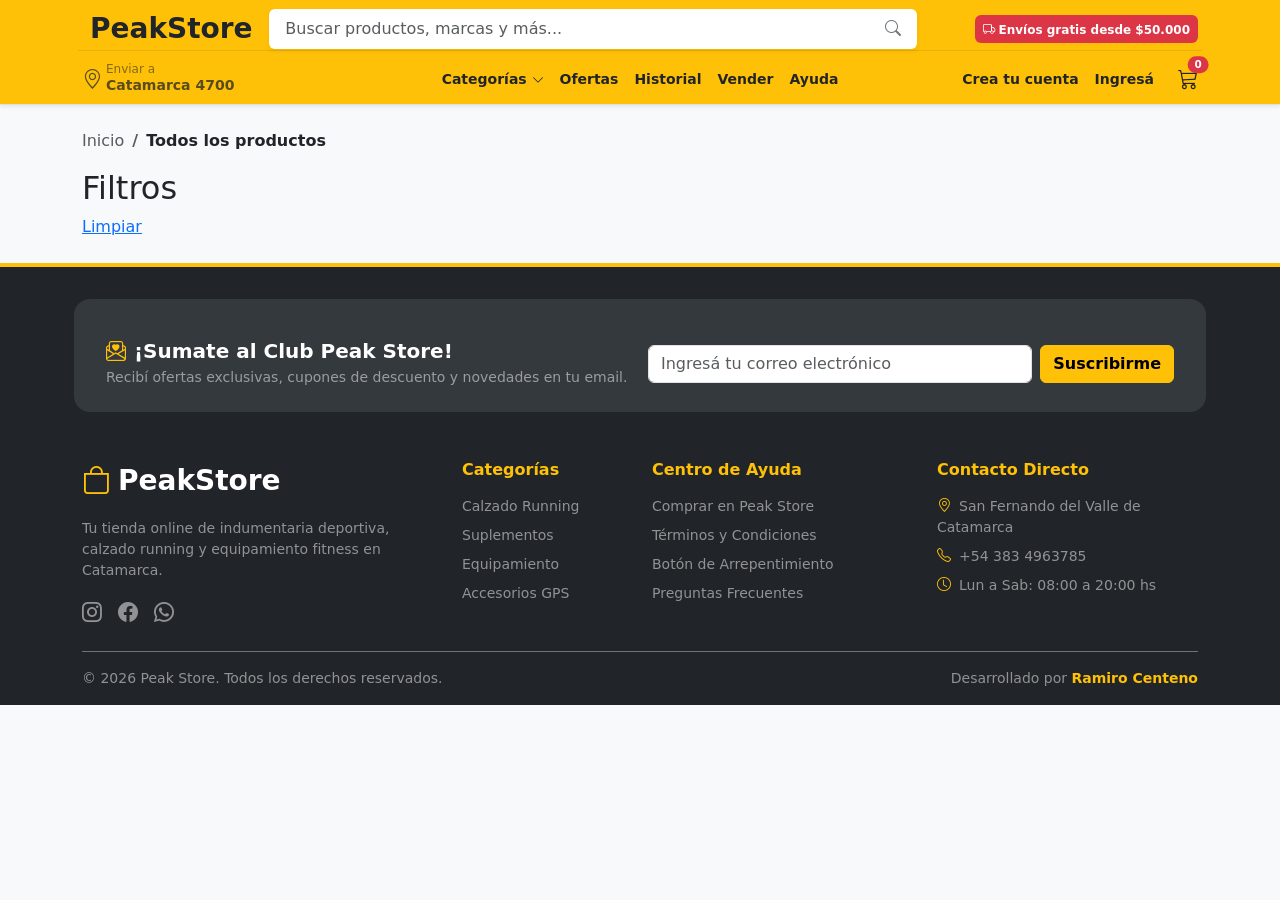
<file: productos.html>
<!DOCTYPE html>
<html lang="es">

<head>
    <meta charset="UTF-8">
    <meta name="viewport" content="width=device-width, initial-scale=1.0">
    <title>Catálogo de Productos | Peak Store</title>
    <meta name="description"
        content="Explora nuestro catálogo completo de indumentaria deportiva, calzado running y suplementos en Peak Store.">
    <meta name="author" content="Ramiro Centeno">

    <!-- Bootstrap 5 CSS CDN -->
    <link href="https://cdn.jsdelivr.net/npm/bootstrap@5.3.3/dist/css/bootstrap.min.css" rel="stylesheet">
    <!-- Bootstrap Icons CDN -->
    <link rel="stylesheet" href="https://cdn.jsdelivr.net/npm/bootstrap-icons@1.11.3/font/bootstrap-icons.min.css">
    <!-- Estilos Propios -->
    <link rel="stylesheet" href="css/style.css">
</head>

<body class="bg-light">
    <!-- HEADER / ESTILO ECOMMERCE -->
    <header class="bg-warning py-2 border-bottom shadow-sm sticky-top">
        <div class="container">

            <!-- FILA SUPERIOR: LOGO, BUSCADOR, PROMO -->
            <div class="row align-items-center g-2 mb-2">

                <!-- logo -->
                <div class="col-6 col-md-3 col-lg-2">
                    <a class="navbar-brand fw-bold fs-3 text-dark d-flex align-items-center gap-2" href="index.html">
                        <i class="bi bi-bag-bolt-fill text-danger"></i> PeakStore
                    </a>
                </div>

                <!-- buscador principal -->
                <div class="col-12 col-md-6 col-lg-7 order-3 order-md-2">
                    <form action="#" class="w-100">
                        <div class="input-group shadow-sm">
                            <input type="text" class="form-control border-0 py-2 ps-3"
                                placeholder="Buscar productos, marcas y más..." aria-label="Buscador de productos">
                            <button class="btn btn-white bg-white border-0 text-secondary pe-3" type="submit"
                                aria-label="Buscar">
                                <i class="bi bi-search"></i>
                            </button>
                        </div>
                    </form>
                </div>

                <!-- Promo / Envíos -->
                <div class="col-6 col-md-3 col-lg-3 order-2 order-md-3 text-end d-none d-md-block">
                    <span class="badge bg-danger text-whait p-2 small">
                        <i class="bi bi-truck me-1"></i>Envíos gratis desde $50.000
                    </span>
                </div>
            </div>

            <!-- FILA INFERIOR: UBICACIÓN, NAVEGACIÓN Y CARRITO -->
            <div class="row align-items-center g-2 pt-1 border-top border-dark border-opacity-10 small">

                <!-- Ubicación / Código Postal -->
                <div class="col-12 col-md-3 col-lg-3">
                    <a href="#"
                        class="text-dark text-decoration-none d-flex align-items-center gap-1 opacity-75 hover-opacity-100">
                        <i class="bi bi-geo-alt fs-5"></i>
                        <div>
                            <span class="d-block lh-1 text-muted" style="font-size: 0.75rem;">Enviar a</span>
                            <strong class="lh-1">Catamarca 4700</strong>
                        </div>
                    </a>
                </div>

                <!-- Menú de Navegación -->
                <div class="col-12 col-md-6 col-lg-6">
                    <nav
                        class="d-flex gap-3 flex-wrap align-items-center justify-content-start justify-content-md-center fw-semibold">
                        <a href="#" class="text-dark text-decoration-none hover-danger">Categorías <i
                                class="bi bi-chevron-down small"></i></a>
                        <a href="#" class="text-dark text-decoration-none hover-danger">Ofertas</a>
                        <a href="#" class="text-dark text-decoration-none hover-danger">Historial</a>
                        <a href="#" class="text-dark text-decoration-none hover-danger">Vender</a>
                        <a href="#" class="text-dark text-decoration-none hover-danger">Ayuda</a>
                    </nav>
                </div>

                <!-- Usuario y Carrito -->
                <div class="col-12 col-md-3 col-lg-3 text-end d-flex align-items-center justify-content-end gap-3">
                    <a href="#" class="text-dark text-decoration-none fw-semibold">Crea tu cuenta</a>
                    <a href="#" class="text-dark text-decoration-none fw-semibold">Ingresá</a>

                    <!-- Botón de Carrito con Contador -->
                    <a href="#" class="text-dark text-decoration-none fs-5 position-relative ms-2"
                        aria-label="Carrito de Compras">
                        <i class="bi bi-cart3"></i>
                        <span class="position-absolute top-0 start-100 translate-middle badge rounded-pill bg-danger"
                            style="font-size: 0.65rem;">0</span>
                    </a>
                </div>

            </div>

        </div>
    </header>

    <!-- SECCIÓN CONTENIDO DE CATÁLOGO -->
    <main class="container my-4 ">

        <!-- BREADCRUMB -->
         <nav aria-label="breadcrumb" class="mb-3">
            <ol class="breadcrumb small">
                <li class="breadcrumb-item"><a href="index.html" class="text-decoration-none text-muted">Inicio</a></li>
                <li class="breadcrumb-item active fw-semibold text-dark" aria-current="page">Todos los productos</li>
            </ol>
         </nav>

         <div>

            <!-- SIDEBAR DE FILTROS (ESCRITORIO) -->
             <aside class="col-12 col-md-3 d-none d-md-block">
                <div>
                    <div>
                        <h2><i></i> Filtros</h2>
                        <a href="">Limpiar</a>
                    </div>
                </div>
             </aside>

         </div>

    </main>

    <!-- FOOTER / PIE DE PAGINA E-COMMERCE -->
    <footer class="bg-dark text-white pt-5 pb-3 border-top border-warning border-4">
        <div class="container">

            <!-- CAPA 1: NEWSLETTER / SUSCRIPCIÓN -->
            <div class="row bg-secondary bg-opacity-25 p-4 rounded-4 align-items-center mb-5 g-3">
                <div class="col-12 col-md-6">
                    <h4 class="h5 fw-bold mb-1"><i class="bi bi-envelope-paper-heart text-warning me-2"></i>¡Sumate al
                        Club Peak Store!</h4>
                    <p class="text-white-50 small mb-0">Recibí ofertas exclusivas, cupones de descuento y novedades en
                        tu email.</p>
                </div>
                <div class="col-12 col-md-6">
                    <form action="#" class="d-flex gap-2">
                        <input type="email" class="form-control" placeholder="Ingresá tu correo electrónico" required
                            aria-label="Correo Electrónico">
                        <button type="submit" class="btn btn-warning fw-bold text-nowrap">Suscribirme</button>
                    </form>
                </div>
            </div>

            <!-- CAPA 2: COLUMNAS DE INFORMACIÓN -->
            <div class="row g-4 mb-4">

                <!-- Columna 1: Marca & Info -->
                <div class="col-12 col-md-4">
                    <a class="navbar-brand fw-bold fs-3 text-white d-flex align-items-center gap-2 mb-3"
                        href="index.html">
                        <i class="bi bi-bag text-warning"></i> PeakStore
                    </a>
                    <p class="text-white-50 small mb-3">Tu tienda online de indumentaria deportiva, calzado running y
                        equipamiento fitness en Catamarca.</p>
                    <div class="d-flex gap-3 fs-5">
                        <a href="#" class="text-white-50 hover-warning" aria-label="Instagram"><i
                                class="bi bi-instagram"></i></a>
                        <a href="#" class="text-white-50 hover-warning" aria-label="Facebook"><i
                                class="bi bi-facebook"></i></a>
                        <a href="#" class="text-white-50 hover-warning" aria-label="WhatsApp"><i
                                class="bi bi-whatsapp"></i></a>
                    </div>
                </div>

                <!-- Columna 2: Navegación -->
                <div class="col-6 col-md-2">
                    <h5 class="h6 fw-bold text-warning mb-3">Categorías</h5>
                    <ul class="list-unstyled small d-flex flex-column gap-2">
                        <li><a href="#" class="text-white-50 text-decoration-none hover-white">Calzado Running</a></li>
                        <li><a href="#" class="text-white-50 text-decoration-none hover-white">Suplementos</a></li>
                        <li><a href="#" class="text-white-50 text-decoration-none hover-white">Equipamiento</a></li>
                        <li><a href="#" class="text-white-50 text-decoration-none hover-white">Accesorios GPS</a></li>
                    </ul>
                </div>

                <!-- Columna 3: Ayuda -->
                <div class="col-6 col-md-3">
                    <h5 class="h6 fw-bold text-warning mb-3">Centro de Ayuda</h5>
                    <ul class="list-unstyled small d-flex flex-column gap-2">
                        <li><a href="#" class="text-white-50 text-decoration-none hover-white">Comprar en Peak Store</a>
                        </li>
                        <li><a href="#" class="text-white-50 text-decoration-none hover-white">Términos y
                                Condiciones</a></li>
                        <li><a href="#" class="text-white-50 text-decoration-none hover-white">Botón de
                                Arrepentimiento</a></li>
                        <li><a href="#" class="text-white-50 text-decoration-none hover-white">Preguntas Frecuentes</a>
                        </li>
                    </ul>
                </div>

                <!-- Columna 4: Contacto -->
                <div class="col-12 col-md-3">
                    <h5 class="h6 fw-bold text-warning mb-3">Contacto Directo</h5>
                    <ul class="list-unstyled small d-flex flex-column gap-2 text-white-50">
                        <li><i class="bi bi-geo-alt text-warning me-2"></i>San Fernando del Valle de Catamarca</li>
                        <li><i class="bi bi-telephone text-warning me-2"></i>+54 383 4963785</li>
                        <li><i class="bi bi-clock text-warning me-2"></i>Lun a Sab: 08:00 a 20:00 hs</li>
                    </ul>
                </div>
            </div>

            <!-- CAPA 3: COPYRIGHT & LEGALES -->
            <div
                class="border-top border-secondary pt-3 mt-4 text-center text-md-between d-flex flex-column flex-md-row justify-content-between align-items-center gap-2 small text-white-50">
                <p class="mb-0">&copy; 2026 Peak Store. Todos los derechos reservados.</p>
                <p class="mb-0">Desarrollado por <strong class="text-warning">Ramiro Centeno</strong></p>
            </div>

        </div>
    </footer>

    <!-- Bootstrap JS CDN -->
    <script src="https://cdn.jsdelivr.net/npm/bootstrap@5.3.3/dist/js/bootstrap.bundle.min.js"></script>
</body>

</html>
</file>
<file: css/style.css>
@charset "UTF-8";
/* ESTILOS INTERACTIVOS PARA PRODUCT CARDS */
.product-card {
  /* Transición suave para que la sombra y el movimiento no sean bruscos */
  transition: transform 0.3s ease, box-shadow 0.3s ease;
  cursor: pointer;
  /* Efecto Hover sobre toda la tarjeta */
}
.product-card:hover {
  transform: translateY(-5px); /* Eleva la tarjeta 5px hacia arriba */
  box-shadow: 0 10px 20px rgba(0, 0, 0, 0.12) !important; /* Sombra mas marcada */
  /* Animación de icono/imagen al pasar el mouse */
}
.product-card:hover .display-1 {
  transform: scale(1.08);
  transition: transform 0.3s ease;
}
.product-card {
  /* estilos para el boton favoritos (corazon) */
}
.product-card .btn-light {
  transition: color 0.2s ease, background-color 0.2s ease;
}
.product-card .btn-light:hover {
  background-color: #ffe6e6;
  color: #dc3545; /* pone el corazon en rojo al hover */
}

/* Transición por defecto para la imagen para que al salir el mouse regrese suave */
.product-card .display-1 {
  transition: transform 0.3s ease;
}

/* Efecto hover suave para tarjetas de categorías */
.hover-card {
  transition: transform 0.2s ease, box-shadow 0.2s ease;
}
.hover-card:hover {
  transform: translateY(-3px);
  box-shadow: 0 8px 15px rgba(0, 0, 0, 0.1) !important;
}

/* Transiciones para links del footer */
.hover-warning {
  transition: color 0.2s ease;
}
.hover-warning:hover {
  color: #ffc107 !important; /* Amarillo Bootstrap */
}

.hover-white {
  transition: color 0.2s ease;
}
.hover-white:hover {
  color: #ffffff !important;
}/*# sourceMappingURL=style.css.map */
</file>
